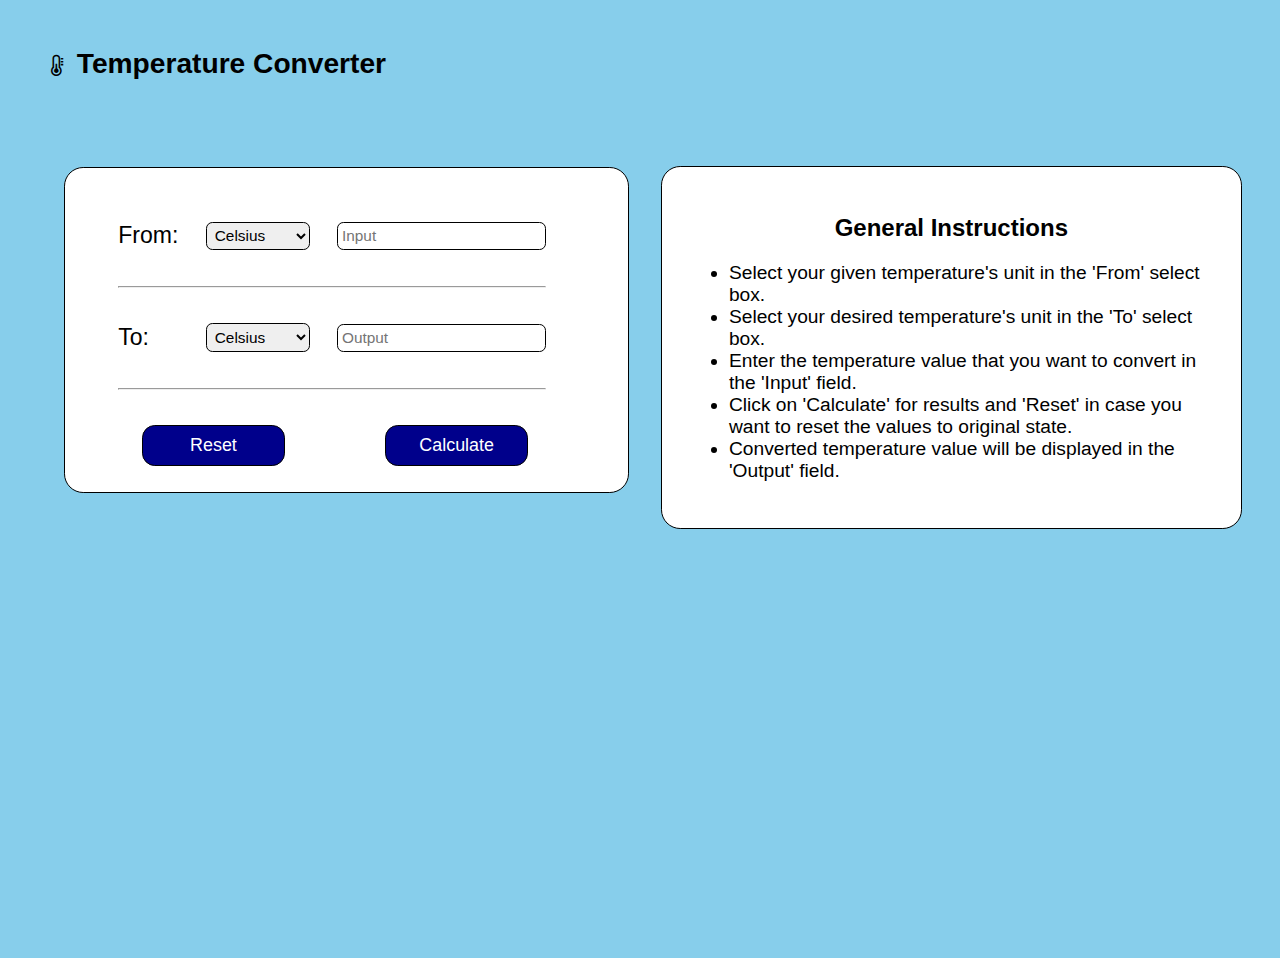
<file: Temp Converter/index.html>
<html>
<head>
    <title>Temperature Converter</title>
    <meta charset="UTF-8">
    <meta name="viewport" content="width=device-width, initial-scale=1.0">
    <link rel="stylesheet" href="stylesheet.css">
    <link rel="stylesheet" href="https://cdnjs.cloudflare.com/ajax/libs/font-awesome/4.7.0/css/font-awesome.min.css">
</head>
<body>

    <div class="navleft">
        <i class="fa fa-thermometer-half fa-lg"></i>
        <h2 class="ex">Temperature Converter</h2>
    </div>

    <div class="converter">
        <table>
            <tr>
                <td><label for="unitFrom">From:</label></td>
                <td>
                    <select id="unitFrom">
                        <option value="celsius">Celsius</option>
                        <option value="fahrenheit">Fahrenheit</option>
                        <option value="kelvin">Kelvin</option>
                      </select>
                </td>
                <td><input type="number" id="inputTemp" placeholder="Input"></td>
            </tr>
            <tr><td colspan="3"><hr></td></tr>
            <tr>
                <td><label for="unitTo">To:</label></td>
                <td>
                    <select id="unitTo">
                        <option value="celsius">Celsius</option>
                        <option value="fahrenheit">Fahrenheit</option>
                        <option value="kelvin">Kelvin</option>
                    </select>
                </td>
                <td><input type="text" id="result" placeholder="Output" readonly></td>
            </tr>
            <tr><td colspan="3"><hr></td></tr>
        </table>
        <button onclick="reset()" class="rbtn">Reset</button>
        <button onclick="convertTemperature()" class="cbtn">Calculate</button>
      </div>

      <div class="instructions">
        <h2>General Instructions</h2>
        <ul>
            <li>Select your given temperature's unit in the 'From' select box.</li>
            <li>Select your desired temperature's unit in the 'To' select box.</li>
            <li>Enter the temperature value that you want to convert in the 'Input' field.</li>
            <li>Click on 'Calculate' for results and 'Reset' in case you want to reset the values to original state.</li>
            <li>Converted temperature value will be displayed in the 'Output' field.</li>
        </ul>
      </div>

    <script src="script.js"></script>
</body>
</html>
</file>
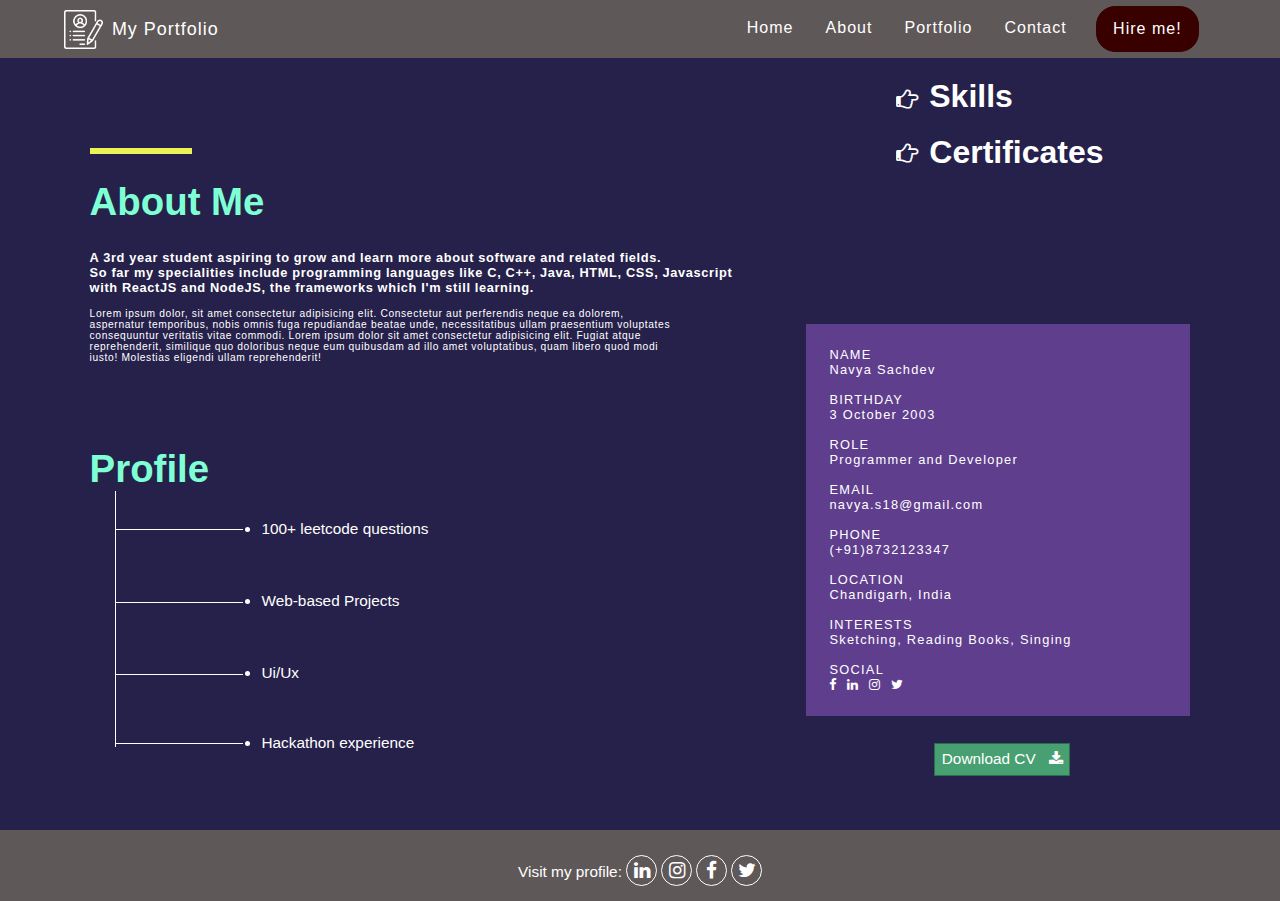
<file: Portfolio/about.html>
<html>
<head>
    <link rel="stylesheet" href="about_styles.css">
    <link rel="stylesheet" href="stylesheet.css">
    <link rel="stylesheet" href="https://cdnjs.cloudflare.com/ajax/libs/font-awesome/4.7.0/css/font-awesome.min.css">
</head>
<body>

    <div class="navbar">

        <div class="navleft">
            <img src="images/logo2.png" class="nimg">&nbsp;&nbsp;
            <p class="ntext">My Portfolio</p>
        </div>

        <div class="navright">
            <a href="Home page.html" class="hi">Home</a>
            <a href="about.html" class="hi">About</a>
            <a href="portfolio.html" class="hi">Portfolio</a>
            <a href="contact.html" class="hi">Contact</a>&nbsp;&nbsp;&nbsp;
            <button><a href="https://www.linkedin.com/in/navyasachdev03/" class="hiii">Hire me!</a></button>
        </div>
    </div>

    <div class="upleft">
        <div class="up"></div>
        <h1 class="uptext">About Me</h1>
        <p class="up1"><b>A 3rd year student aspiring to grow and learn more about software and related fields. <br>
        So far my specialities include programming languages like C, C++, Java, HTML, CSS, Javascript <br>
        with ReactJS and NodeJS, the frameworks which I'm still learning.
        </b></p>
        <p class="up2">Lorem ipsum dolor, sit amet consectetur adipisicing elit. Consectetur aut perferendis neque ea dolorem, <br>
        aspernatur temporibus, nobis omnis fuga repudiandae beatae unde, necessitatibus ullam praesentium voluptates <br>
        consequuntur veritatis vitae commodi. Lorem ipsum dolor sit amet consectetur adipisicing elit. Fugiat atque <br>
        reprehenderit, similique quo doloribus neque eum quibusdam ad illo amet voluptatibus, quam libero quod modi <br>
        iusto! Molestias eligendi ullam reprehenderit!</p>
    </div>

    <div class="upright">

        <div class="cert">
            <div><i class="fa fa-hand-o-right"></i><h2 class="uprtext1">Certificates</h2></div>
            <ul style="list-style-type: circle;">
                <li>Mathematics for Computer Science</li>
                &nbsp;&nbsp;&nbsp;&nbsp;&nbsp;&nbsp;&nbsp;&nbsp;&nbsp;&nbsp;&nbsp;&nbsp;&nbsp;&nbsp;&nbsp;&nbsp;&nbsp;&nbsp;
                <button class="uprbtn"><a>Show credential</a></button><br><br>
                <li>Google Analytics for Beginners</li>
                &nbsp;&nbsp;&nbsp;&nbsp;&nbsp;&nbsp;&nbsp;&nbsp;&nbsp;&nbsp;&nbsp;&nbsp;&nbsp;&nbsp;&nbsp;&nbsp;&nbsp;&nbsp;
                <button class="uprbtn"><a>Show credential</a></button><br><br>
                <li>Javascript Essentials</li>
                &nbsp;&nbsp;&nbsp;&nbsp;&nbsp;&nbsp;&nbsp;&nbsp;&nbsp;&nbsp;&nbsp;&nbsp;&nbsp;&nbsp;&nbsp;&nbsp;&nbsp;&nbsp;
                <button class="uprbtn"><a>Show credential</a></button><br><br>
                <li>Introduction to Cyber Security</li>
                &nbsp;&nbsp;&nbsp;&nbsp;&nbsp;&nbsp;&nbsp;&nbsp;&nbsp;&nbsp;&nbsp;&nbsp;&nbsp;&nbsp;&nbsp;&nbsp;&nbsp;&nbsp;
                <button class="uprbtn"><a>Show credential</a></button><br><br>
                <li>Machine learning using python</li>
                &nbsp;&nbsp;&nbsp;&nbsp;&nbsp;&nbsp;&nbsp;&nbsp;&nbsp;&nbsp;&nbsp;&nbsp;&nbsp;&nbsp;&nbsp;&nbsp;&nbsp;&nbsp;
                <button class="uprbtn"><a>Show credential</a></button>
            </ul>
        </div>

        <br><br><br>

        <div class="skills">
            <div><i class="fa fa-hand-o-right"></i><h2 class="uprtext2">Skills</h2></div>
            <ul style="list-style-type: circle;">
                <li>Problem-solving</li><br>
                <li>Leadership</li><br>
                <li>Public Speaking</li><br>
                <li>Time management</li><br>
                <li>Communication</li>
            </ul>
        </div>
    </div>

    <div class="upperbottomright">
        <p>
            NAME <br>
            Navya Sachdev<br><br>
            BIRTHDAY <br>
            3 October 2003 <br><br>
            ROLE <br>
            Programmer and Developer <br><br>
            EMAIL <br>
            navya.s18@gmail.com<br><br>
            PHONE <br>
            (+91)8732123347 <br><br>
            LOCATION <br>
            Chandigarh, India <br><br>
            INTERESTS <br>
            Sketching, Reading Books, Singing <br><br>
            SOCIAL <br>
            <i class="fa fa-facebook"></i>&nbsp;
            <i class="fa fa-linkedin"></i>&nbsp;
            <i class="fa fa-instagram"></i>&nbsp;
            <i class="fa fa-twitter"></i>
        </p>
    </div>

    <h1 class="bbtext">Profile</h1>
    <div class="vert"></div>
    <div class="hor1"></div>
    <ul class="horul" style="list-style-type: disc;"><li>100+ leetcode questions</li></ul>
    <div class="hor2"></div>
    <ul class="horul" style="list-style-type: disc;"><li>Web-based Projects</li></ul>
    <div class="hor3"></div>
    <ul class="horul" style="list-style-type: disc;"><li>Ui/Ux</li></ul>
    <div class="hor4"></div>
    <ul class="horul" style="list-style-type: disc;"><li>Hackathon experience</li></ul>

    <div class="dbtn"><button class="down">Download CV &nbsp; <i class="fa fa-download"></i></button></div>

    <br><br><br>
    <div class="bottom">
        <div class="bicons">
            <p class="btext">Visit my profile:
            <button class="ibtn"><i class="fa fa-linkedin"></i></button>
            <button class="ibtn"><i class="fa fa-instagram"></i></button>
            <button class="ibtn"><i class="fa fa-facebook"></i></button>
            <button class="ibtn"><i class="fa fa-twitter"></i></button></p>
        </div>
    </div>

</body>
</html>
</file>
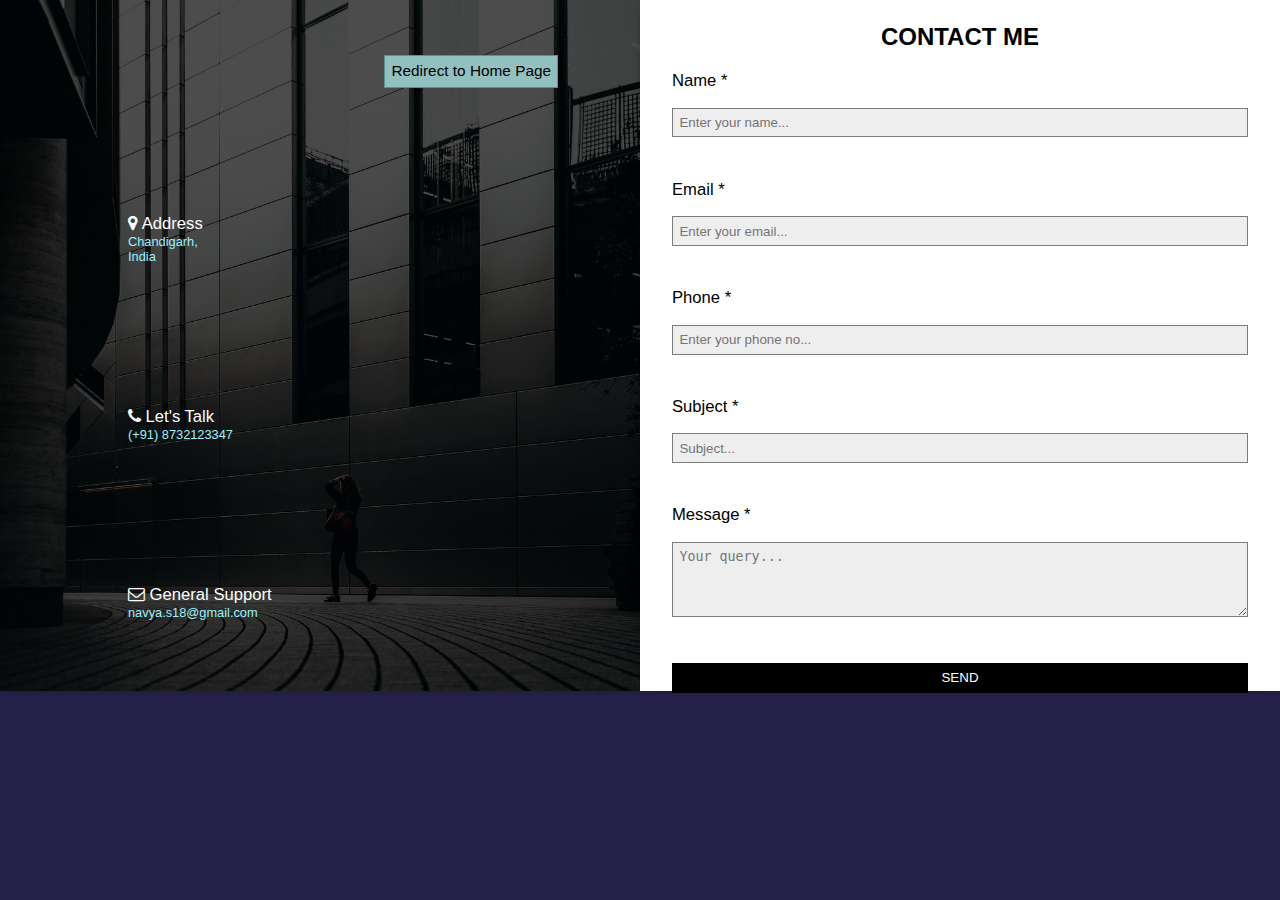
<file: Portfolio/contact.html>
<html>
<head>
    <link rel="stylesheet" href="https://cdnjs.cloudflare.com/ajax/libs/font-awesome/4.7.0/css/font-awesome.min.css">
   <style>

body, html{
    height: 100%; 
    margin: 0; 
    font-family: Verdana, Geneva, Tahoma, sans-serif;
}

body{
    background-color: rgb(38, 33, 74);
    width: 100%;
    margin: 0;
    background-repeat: no-repeat;
    background-position: center;
    background-size: cover;
    background-attachment: fixed;
}

.contact-child{
    display:flex;
    flex:1;
    box-shadow:0 0 1lvw -0.5lvw rgba(0,0,0,0.75);
}

.child1{
    background:linear-gradient(rgba(0,0,0,0.7), rgba(0,0,0,0.7)), url("images/back.jpg");
    background-size:cover;
    display:flex;
    flex-direction:column;
    justify-content:space-around;
    color:#fff;
    padding-top: 5lvw;
    float: left;
    width: 50%;
    height: 49lvw;
}

.child1 p{
    padding-left: 20%;
    font-size: 1.3lvw;
}

.child1 p span{
    font-size: 1lvw;
    color:#9df2fd;
}

.child2{
    flex-direction:column;
    justify-content:space-around;
    align-items:center;
    float: right;
    width: 50%;
    background-color: white;
    height: 54lvw;
}

.inside-contact{
    width:90%;
    margin:0 auto;
}

.inside-contact p{
    font-size: 1.3lvw;
}

.inside-contact h2{
    text-transform:uppercase;
    text-align:center;
    margin-top: 1.8lvw;
}

.inside-contact input, .inside-contact textarea{
    width:100%;
    background-color:#eee;
    border: 0.1lvw solid rgba(0,0,0,0.48);
    padding: 0.5lvw;
    margin-bottom: 2lvw;
}

.inside-contact input[type=submit]{
    background-color:#000;
    color:#fff;
    border:0.1lvw solid #000;
    margin-top: 1.6lvw;
}

.inside-contact input[type=submit]:hover{
    cursor: pointer;
    background-color:#fff;
    color:#000;
    transition:0.2s;
}

.placeholder{
    font-size: 1lvw;
    color: rgb(183, 177, 177);
}


.goback{
    margin-left: 30lvw;
    margin-top: -5lvw;
}

.goback a{
    text-decoration: none;
    color: black;
}

.gbtn{
    padding: 0.5lvw;
    font-size: 1.2lvw;
    color: black;
    background-color: rgb(146, 192, 192);
    border: 0.1lvw solid rgb(83, 149, 149);
}

.gbtn:hover{
    cursor: pointer;
    background-color: rgb(83, 149, 149);
}

   </style>

</head>
<body>

    <div class="container">
        <div class="contact-parent">
           <div class="contact-child child1">
              <div class="goback"><button class="gbtn"><a href="Home Page.html">Redirect to Home Page</a></button></div>
              <p>
                 <i class="fa fa-map-marker"></i> Address <br />
                 <span> Chandigarh,
                 <br>
                 India
                 </span>
              </p>
              <p>
                 <i class="fa fa-phone"></i> Let's Talk <br />
                 <span> (+91) 8732123347</span>
              </p>
              <p>
                 <i class="fa fa-envelope-o"></i> General Support <br />
                 <span>navya.s18@gmail.com</span>
              </p>
           </div>
           <div class="contact-child child2">
              <div class="inside-contact">
                 <h2>Contact Me</h2>
                 <p>Name *</p>
                 <input id="txt_name" type="text" Required="required" placeholder="Enter your name...">
                 <p>Email *</p>
                 <input id="txt_email" type="text" Required="required" placeholder="Enter your email...">
                 <p>Phone *</p>
                 <input id="txt_phone" type="text" Required="required" placeholder="Enter your phone no...">
                 <p>Subject *</p>
                 <input id="txt_subject" type="text" Required="required" placeholder="Subject...">
                 <p>Message *</p>
                 <textarea id="txt_message" rows="4" cols="20" Required="required" placeholder="Your query..."></textarea>
                 <input type="submit" id="btn_send" value="SEND">
              </div>
           </div>
        </div>
     </div>

</body>
</html>
</file>
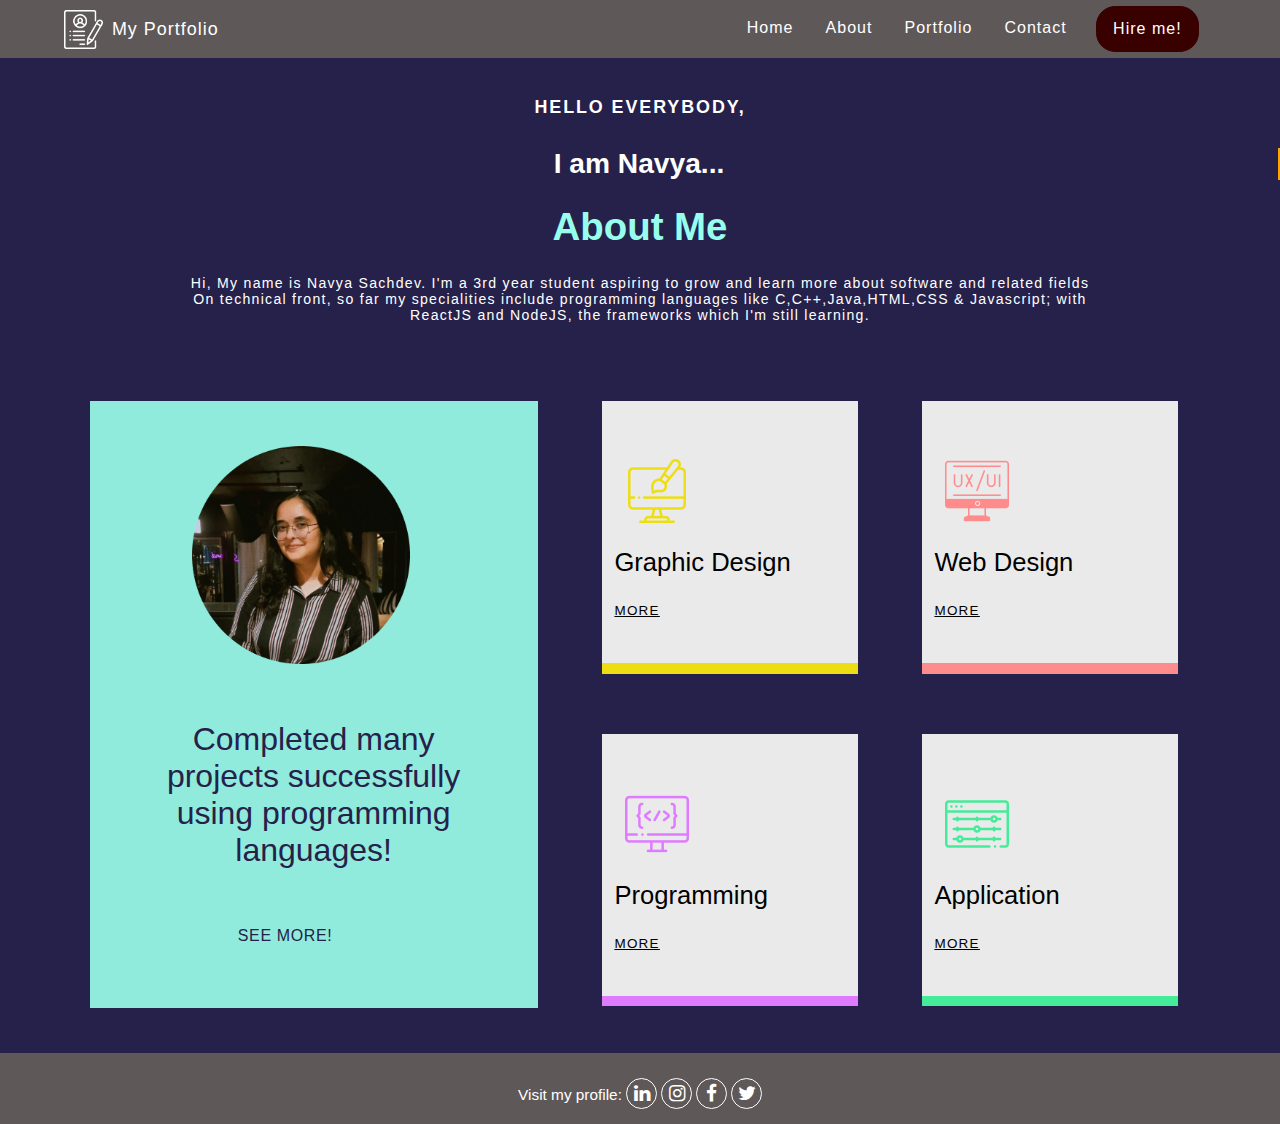
<file: Portfolio/Home page.html>
<html>
<head>
    <title>My Portfolio</title>
    <meta charset="UTF-8">
    <meta name="viewport" content="width=device-width, initial-scale=1.0">
    <link rel="stylesheet" href="styles.css">
    <link rel="stylesheet" href="stylesheet.css">
    <link rel="stylesheet" href="https://cdnjs.cloudflare.com/ajax/libs/font-awesome/4.7.0/css/font-awesome.min.css">
</head>
<body>

    <div class="navbar">

        <div class="navleft">
            <img src="images/logo2.png" class="nimg">&nbsp;&nbsp;
            <p class="ntext">My Portfolio</p>
        </div>

        <div class="navright">
            <a href="Home page.html" class="hi">Home</a>
            <a href="about.html" class="hi">About</a>
            <a href="portfolio.html" class="hi">Portfolio</a>
            <a href="contact.html" class="hi">Contact</a>&nbsp;&nbsp;&nbsp;
            <button><a href="https://www.linkedin.com/in/navyasachdev03/" class="hiii">Hire me!</a></button>
        </div>
    </div>

    <div class="upper">
        <h5>HELLO EVERYBODY,</h5>
        <h3 id="typing">I am Navya...</h3>
        <h1>About Me</h1>
        <p>Hi, My name is Navya Sachdev. I'm a 3rd year student aspiring to grow and learn more about software and related fields <br>
        On technical front, so far my specialities include programming languages like C,C++,Java,HTML,CSS & Javascript; with <br>
        ReactJS and NodeJS, the frameworks which I'm still learning.
        </p>
    </div>


    <div class="middle">

        <div class="middleleft">
            <div class="imgcontainer">
                <img src="images/img.png" class="portimg">
                <p class="imgtext">Completed many <br> projects successfully <br> using programming <br> languages!</p>
                <a href="portfolio.html" class="btn">SEE MORE!</a>
            </div>
        </div>

        <div class="middleright">

            <div class="graphic box">
                <img src="images/graphic.png" class="logoimg">
                <p class="boxtext">Graphic Design</p>
                <a href="#" class="glink">MORE</a> 
                <div class="gline line"></div>
            </div>
        
            <div class="web box">
                <img src="images/web.png" class="logoimg">
                <p class="boxtext">Web Design</p>
                <a href="#" class="wlink">MORE</a> 
                <div class="wline line"></div>
            </div>
        
            <div class="soft box">
                <img src="images/software.png" class="logoimg">
                <p class="boxtext">Programming</p>
                <a href="#" class="slink">MORE</a> 
                <div class="sline line"></div>
            </div>

            <div class="appl box">
                <img src="images/appl.png" class="logoimg">
                <p class="boxtext">Application</p>
                <a href="#" class="alink">MORE</a> 
                <div class="aline line"></div>
            </div>
        </div>
    </div>

    <div class="bottom">
        <div class="bicons">
            <p class="btext">Visit my profile:
            <button class="ibtn"><i class="fa fa-linkedin"></i></button>
            <button class="ibtn"><i class="fa fa-instagram"></i></button>
            <button class="ibtn"><i class="fa fa-facebook"></i></button>
            <button class="ibtn"><i class="fa fa-twitter"></i></button></p>
        </div>
    </div>

<script>

    const typingText = document.getElementById('typing');

    function startTypingAnimation() {
        typingText.style.animation = 'typing 10s steps(40, end), blink-caret 2s step-end infinite';
    }

    function resetTyping() {
        typingText.style.animation = 'none';
        void typingText.offsetWidth;
        setTimeout(startTypingAnimation, 2000);
    }
    typingText.addEventListener('animationiteration', resetTyping);
    startTypingAnimation();

</script>

</body>
</html>
</file>
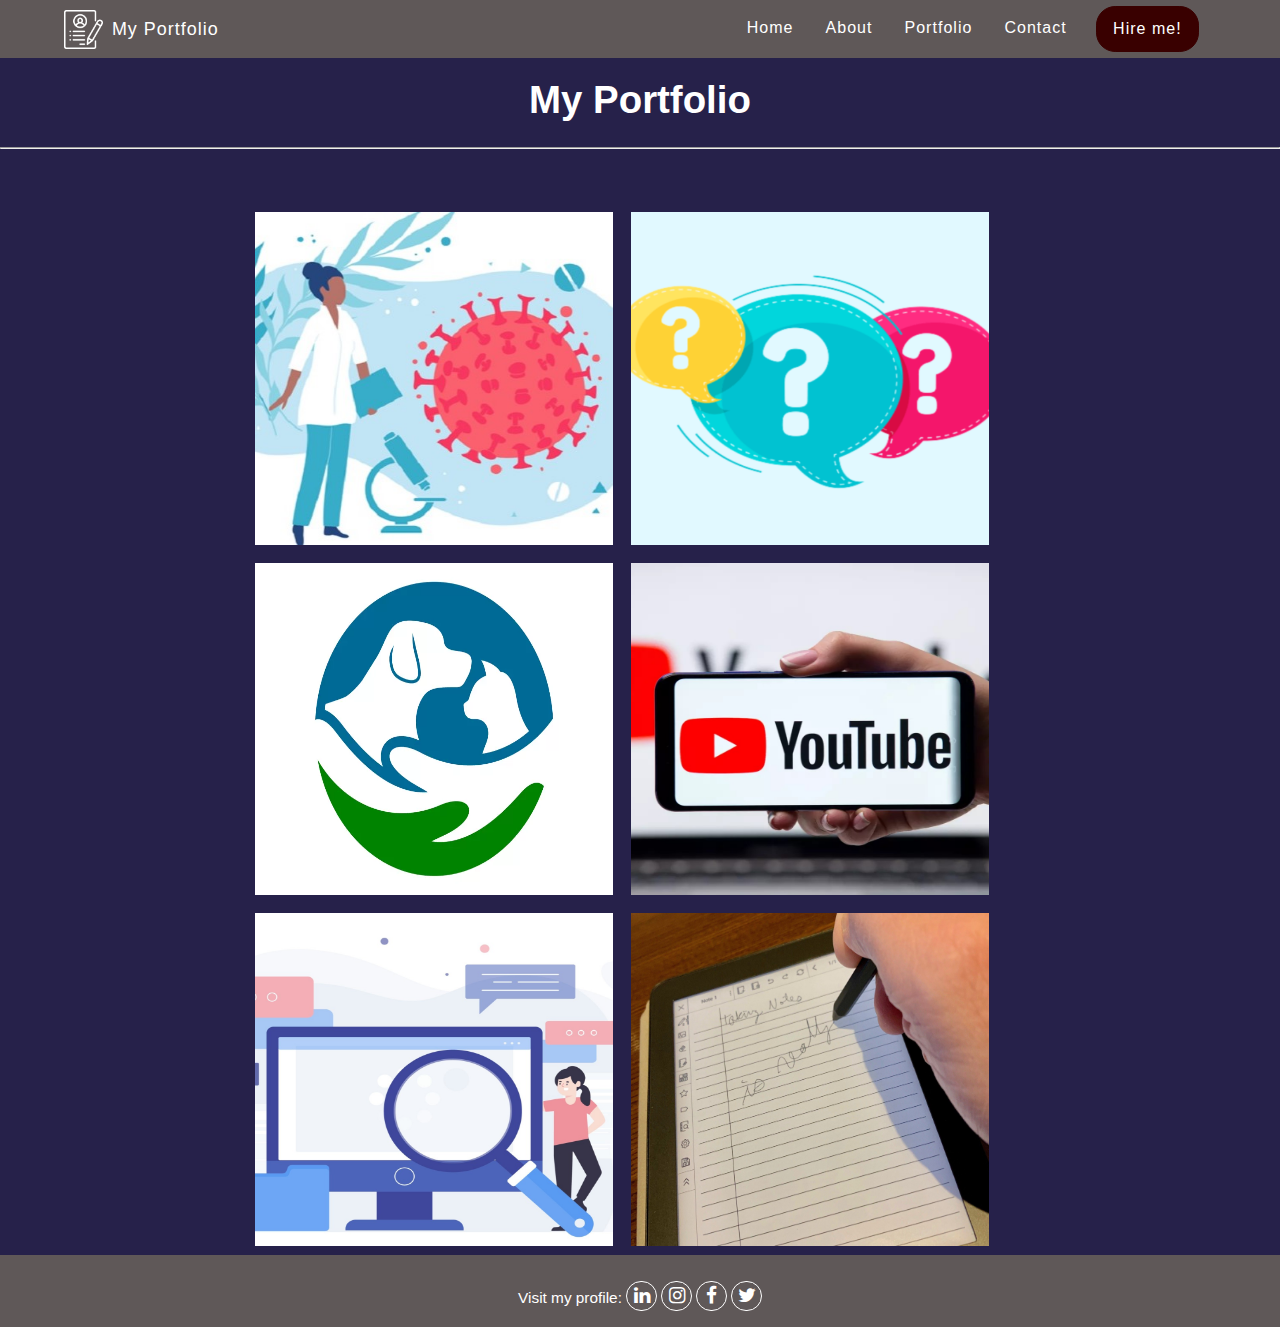
<file: Portfolio/portfolio.html>
<html>
<head>
    <link rel="stylesheet" href="stylesheet.css">
    <link rel="stylesheet" href="https://cdnjs.cloudflare.com/ajax/libs/font-awesome/4.7.0/css/font-awesome.min.css">

    <style>
   
body, html{
    height: 100%; 
    margin: 0; 
    font-family: Verdana, Geneva, Tahoma, sans-serif;
}

body{
    background-color: rgb(38, 33, 74);
    width: 100%;
    margin: 0;
    background-repeat: no-repeat;
    background-position: center;
    background-size: cover;
    background-attachment: fixed;
}

h1{
    color: white;
    font-size: 3lvw;
    text-align: center;
    margin-top: 1.5lvw;
}

*{
    box-sizing: border-box;
 }


 .portfolioContainer1{
    margin: 4lvw 19lvw;
    padding: 0.2lvw;
 }

 .portfolioContainer2, .portfolioContainer3{
    margin-left: 19.2lvw;
 }

 .portfolioContainer1 img, .portfolioContainer2 img, .portfolioContainer3 img{
    height: 26lvw;
    width: 28lvw;
 }
 
 .ImageCol {
    position: relative;
    padding: 0.7lvw;
    float: left;
 }

 .text-overlay {
  position: absolute;
  top: 0;
  left: 0;
  width: 100%;
  height: 100%;
  background-color: rgba(0, 0, 0, 0.5); 
  color: white;
  padding-top: 12lvw;
  text-align: center;
  display: none;
  font-weight: bold;
  font-size: 1.3lvw;
  opacity: 0; 
  animation: fadeIn 0.3s ease forwards; 
}

 .ImageCol:hover .text-overlay{
    cursor: pointer;
    display: block;
 }
 
 @keyframes fadeIn {
  to {
    opacity: 1;
  }
}

    </style>
</head>
<body>

    <div class="navbar">

        <div class="navleft">
            <img src="images/logo2.png" class="nimg">&nbsp;&nbsp;
            <p class="ntext">My Portfolio</p>
        </div>

        <div class="navright">
            <a href="Home page.html" class="hi">Home</a>
            <a href="about.html" class="hi">About</a>
            <a href="portfolio.html" class="hi">Portfolio</a>
            <a href="contact.html" class="hi">Contact</a>&nbsp;&nbsp;&nbsp;
            <button><a href="https://www.linkedin.com/in/navyasachdev03/" class="hiii">Hire me!</a></button>
        </div>
    </div>

    <h1>My Portfolio</h1>

    <hr>

    <div class="portfolioContainer1">
        <div class="ImageCol">
            <img src="images/covid.jpg" />
            <div class="text-overlay">CoWiki - covid 19 website</div>
        </div>

        <div class="ImageCol">
            <img src="images/quiz.png" />
            <div class="text-overlay">Quiz Website</div>
        </div>
    </div>

    <div class="portfolioContainer2">
        <div class="ImageCol">
            <img src="images/pet.webp" />
            <div class="text-overlay">Pet Care Website</div>
        </div>

        <div class="ImageCol">
            <img src="images/youtube.jpg" />
            <div class="text-overlay">Youtube clone</div>
        </div>
    </div>

    <div class="portfolioContainer3">
        <div class="ImageCol">
            <img src="images/product.jpg" />
            <div class="text-overlay">Product Landing Page</div>
        </div>

        <div class="ImageCol">
            <img src="images/notepad.jpg" />
            <div class="text-overlay">To-do List</div>
        </div>
    </div>

    <div class="bottom">
        <div class="bicons">
            <p class="btext">Visit my profile:
            <button class="ibtn"><i class="fa fa-linkedin"></i></button>
            <button class="ibtn"><i class="fa fa-instagram"></i></button>
            <button class="ibtn"><i class="fa fa-facebook"></i></button>
            <button class="ibtn"><i class="fa fa-twitter"></i></button></p>
        </div>
    </div>

</body>
</html>
</file>
<file: Temp Converter/stylesheet.css>
body, html{
    height: 100%; 
    margin: 0; 
    font-family: 'Gill Sans', 'Gill Sans MT', Calibri, 'Trebuchet MS', sans-serif;
}

body{
    width: 100%;
    margin: 0;
    background-repeat: no-repeat;
    background-position: center;
    background-size: cover;
    background-attachment: fixed;
    background-color: skyblue;
}

.ex{
    margin-left: 2lvw;
    margin-top: -2lvw;
    font-size: 2.2lvw;
}

.navleft{
    margin-top: 4.5lvw;
    margin-left: 4lvw;
}

.converter{
    text-align: center;
    background-color: white;
    border: 0.1lvw solid black;
    border-radius: 1.5lvw;
    padding: 2lvw;
    width: 40%;
    margin-left: 5lvw;
    margin-top: 5lvw;
    float: left;
}

.converter label{
    font-size: 1.8lvw;
}

select,input{
    font-size: 1.2lvw;
    border-radius: 0.5lvw;
    padding: 0.3lvw;
    border: 0.1lvw solid black;
}

.converter table{
    padding: 1lvw;
}

td{
    padding: 1lvw;
}

.cbtn,.rbtn{
    font-size: 1.4lvw;
    background-color: darkblue;
    color: white;
    padding: 0.7lvw;
    border-radius: 1lvw;
    border: 0.1lvw solid black;
    width: 28%;
}

.cbtn:hover, .rbtn:hover{
    cursor: pointer;
    transform: scale(1.1);
}

.rbtn{
    float: left;
    margin-left: 4lvw;
}

.cbtn{
    margin-left: 2lvw;
}

.instructions{
    background-color: white;
    border: 0.1lvw solid black;
    border-radius: 1.5lvw;
    padding: 2.1lvw;
    width: 41%;
    margin-right: 3lvw;
    margin-top: 4.9lvw;
    float: right;
}

.instructions h2{
    text-align: center;
}

ul{
    font-size: 1.5lvw;
}
</file>
<file: Portfolio/about_styles.css>
body, html{
    height: 100%; 
    margin: 0; 
    font-family: Verdana, Geneva, Tahoma, sans-serif;
}

body{
    background-color: rgb(38, 33, 74);
    width: 100%;
    margin: 0;
    background-repeat: no-repeat;
    background-position: center;
    background-size: cover;
    background-attachment: fixed;
}

.up{
    height: 0.5lvw;
    width: 8lvw;
    background-color: rgb(236, 244, 85);
    margin-left: 7lvw;
    margin-top: 7lvw;
}

.uptext{
    font-size: 3lvw;
    color: aquamarine;
    margin-left: 7lvw;
}

.up1{
    font-size: 1lvw;
    letter-spacing: 0.05lvw;
    color: white;
    margin-left: 7lvw;
}

.up2{
    font-size: 0.8lvw;
    letter-spacing: 0.05lvw;
    color: white;
    margin-left: 7lvw;
}

.cert{
    margin-top: -20lvw;
    margin-left: 70lvw;
    height: 5lvw;
    overflow: hidden;
    position: absolute; 
    transition: height 0.4s; 
    -webkit-transition: height 0.4s; 
}

.cert:hover{
    cursor: pointer;
    height: 37lvw;
    background-color: rgb(152, 115, 104);
    padding: 0.7lvw;
    border-radius: 4lvw;
}

.cert i{
    color: white;
    font-size: 1.75lvw;
    margin-top: 2lvw;
}

ul li{
    font-size: 1.2lvw;
}

.upright ul{
    color: white;
    font-size: 1.5lvw;
}

.uprtext1{
    color: white;
    font-size: 2.5lvw;
    margin-top: -2.4lvw;
    margin-left: 2.6lvw;
}

.uprbtn{
    color: white;
    font-size: 1.2lvw;
    padding: 0.5lvw;
    border-radius: 3lvw;
    background-color: rgb(152, 115, 104);
    border: 0.1lvw solid white;
}

.uprbtn:hover{
    color: rgb(152, 115, 104);
    background-color: white;
    cursor: pointer;
}

.skills{
    margin-top: -28.5lvw;
    margin-left: 70lvw;
    height: 5lvw;
    overflow: hidden;
    position: absolute; 
    transition: height 0.5s; 
    -webkit-transition: height 0.5s; 
}

.skills:hover{
    cursor: pointer;
    height: 24lvw;
    background-color: rgb(68, 113, 89);
    padding: 0.5lvw;
    border-radius: 4lvw;
}

.skills i{
    color: white;
    font-size: 1.75lvw;
    margin-top: 2lvw;
}

.uprtext2{
    color: white;
    font-size: 2.5lvw;
    margin-top: -2.5lvw;
    margin-left: 2.6lvw;
}

.upperbottomright{
    background-color: rgb(153, 92, 210, 0.5);
    margin-top: -9lvw;
    margin-left: 63lvw;
    width: 30lvw;
}

.upperbottomright p{
    font-size: 1lvw;
    letter-spacing: 0.1lvw;
    color: white;
    padding: 1.8lvw;
}

.bbtext{
    font-size: 3lvw;
    color: aquamarine;
    margin-left: 7lvw;
    margin-top: -22lvw;
}

.vert{
    height: 20lvw;
    width: 0.04lvw;
    background-color: white;
    margin-left: 9lvw;
    margin-top: -2lvw;
}

.hor1{
    height: 0.04lvw;
    width: 10lvw;
    background-color: white;
    margin-left: 9lvw;
    margin-top: -17lvw;
}

.hor2{
    height: 0.04lvw;
    width: 10lvw;
    background-color: white;
    margin-left: 9lvw;
    margin-top: 5lvw;
}

.hor3{
    height: 0.04lvw;
    width: 10lvw;
    background-color: white;
    margin-left: 9lvw;
    margin-top: 5lvw;
}

.hor4{
    height: 0.04lvw;
    width: 10lvw;
    background-color: white;
    margin-left: 9lvw;
    margin-top: 4.8lvw;
}

.horul{
    color: white;
    font-size: 1.3lvw;
    margin-left: 17.3lvw;
    margin-top: -0.8lvw;
}


.dbtn{
    margin-left: 73lvw;
    margin-top: -2lvw;
}

.down{
    padding: 0.5lvw;
    font-size: 1.2lvw;
    color: white;
    background-color: rgb(72, 159, 114);
    border: 0.1lvw solid rgb(40, 111, 74);
}

.down:hover{
    cursor: pointer;
    background-color: rgb(40, 111, 74);
}
</file>
<file: Portfolio/stylesheet.css>
.navbar{
    background-color: rgb(95, 88, 88);
    margin-top: 0lvw;
    display: flex;
}

.navleft{
    display: flex;
}

.nimg{
    height: 3.05lvw;
    width: 3.05lvw;
    margin-top: 0.8lvw;
    margin-left: 5lvw;
}

.ntext{
    color: white;
    font-size: 1.4lvw;
    letter-spacing: 0.08lvw;
    margin-top: 1.5lvw;
}

.navright{
    display: flex;
    margin-left: 40lvw;
    margin-top: 0.5lvw;
}

.navright a[class="hi"]{
    font-size: 1.25lvw;
    letter-spacing: 0.08lvw;
    color: white;
    padding: 1lvw 1.25lvw;
    text-decoration: none;
}

.navright a[class="hi"]:hover{
    cursor: pointer;
    background-color: rgb(39, 32, 32);
    transform: scale(1.1);
}

.navright button{
    font-size: 1.25lvw;
    letter-spacing: 0.08lvw;
    color: white;
    padding: 1lvw 1.25lvw;
    background-color: rgb(57, 0, 0);
    border: 0.1lvw solid rgb(57, 0, 0);
    margin-bottom: 0.5lvw;
    border-radius: 1.5lvw;
}

.navright button:hover{
    cursor: pointer;
    background-color: rgb(113, 78, 78);
    transform: scale(1.08);
}

.navright a[class="hiii"]{
    color: white;
    text-decoration: none;
}


.bottom{
    background-color: rgb(95, 88, 88);
    overflow: hidden;
    bottom: 0; 
    width: 100%; 
    margin-bottom: 0lvw;
    text-align: center;
}

.bicons{
    margin-top: 2lvw;
}

.ibtn{
    height: 2.4lvw; 
    width: 2.4lvw; 
    cursor: pointer; 
    border-radius: 3lvw; 
    font-size: 1.5lvw;
    color: white;
    background-color: rgb(95, 88, 88);
    border: 0.02lvw solid white;
}

.ibtn:hover{
    background-color: white;
    color: black;
}

.btext{
    color: white;
    font-size: 1.2lvw;
}
</file>
<file: Portfolio/styles.css>
body, html{
    height: 100%; 
    margin: 0; 
    font-family: Verdana, Geneva, Tahoma, sans-serif;
}

body{
    background-color: rgb(38, 33, 74);
    width: 100%;
    margin: 0;
    background-repeat: no-repeat;
    background-position: center;
    background-size: cover;
    background-attachment: fixed;
}

.upper{
    text-align: center;
    margin-top: 3lvw;
}

.upper p{
    font-size: 1.1lvw;
    color: white;
    letter-spacing: 0.1lvw;
}

.upper h1{
    font-size: 3lvw;
    color: #97feed;
}

#typing{
    text-align: center;
    font-size: 2.2lvw;
    color: white;
    overflow: hidden; 
    border-right: 0.2lvw solid orange; 
    white-space: nowrap; 
    margin: 0 auto;
    animation: 
      typing 10s steps(40, end),
      blink-caret 2s step-end infinite;
  }
  
  @keyframes typing {
    from { width: 0 }
    to { width: 100% }
  }
  
  @keyframes blink-caret {
    from, to { border-color: transparent }
    50% { border-color: orange; }
  }

.upper h5{
    font-size: 1.4lvw;
    color: white;
    letter-spacing: 0.15lvw;
    
}

.middle{
    margin-bottom: 57lvw;
}

.middleleft{
    float: left;
    background-color: rgb(144, 235, 220);
    margin-left: 7lvw;
    margin-top: 5lvw;
    height: 47.4lvw;
    width: 35lvw;
}

.portimg{
    height: 17lvw;
    width: 17lvw;
    margin-top: 3.5lvw;
    margin-left: 8lvw;
}

.imgtext{
    font-size: 2.5lvw;
    text-align: center;
    color: rgb(38, 33, 74);
    padding: 2lvw;
}

.btn{
    text-decoration: none;
    font-size: 1.25lvw;
    letter-spacing: 0.05lvw;
    height: 4lvw;
    width: 10lvw;
    cursor: pointer;
    color: rgb(38, 33, 74);
    background-color: rgb(144, 235, 220);
    border: 0.1lvw solid rgb(144, 235, 220);
    margin-left: 11.5lvw;
    margin-bottom: 3lvw;
}

.btn:hover{
    background-color: rgb(38, 33, 74);
    color: rgb(144, 235, 220);
}


.middleright{
    float: right;
}

.box{
    height: 21lvw;
    width: 20lvw;
    background-color: rgb(234, 234, 234);
}

.graphic{
    margin-right: 33lvw;
    margin-top: 5lvw;
}

.logoimg{
    height: 5lvw;
    width: 5lvw;
    padding-left: 1.8lvw;
    padding-top: 4.5lvw;
}


.boxtext{
    color: black;
    font-size: 2lvw;
    padding-left: 1lvw;
}

.glink, .wlink, .slink, .alink{
    font-size: 1.05lvw;
    letter-spacing: 0.1lvw;
    color: black;
    text-decoration: underline;
    padding-left: 1lvw;

}

.glink:hover{
    color: #edde14;
}

.line{
    width: 20lvw;
    height: 0.85lvw;
    margin-top: 3.5lvw;
}

.gline{
    background-color: #edde14;
}

.web{
    margin-top: -21lvw;
    margin-left: 25lvw;
}


.wlink:hover{
    color: #ff8c8c;
}

.wline{
    background-color: #ff8c8c;
}

.soft{
    margin-top: 5lvw;
}

.slink:hover{
    color: #df7bff;
}

.sline{
    background-color: #df7bff;
}

.appl{
    margin-top: -21lvw;
    margin-left: 25lvw;
}

.alink:hover{
    color: #44ec9a;
}

.aline{
    background-color: #44ec9a;
}
</file>
